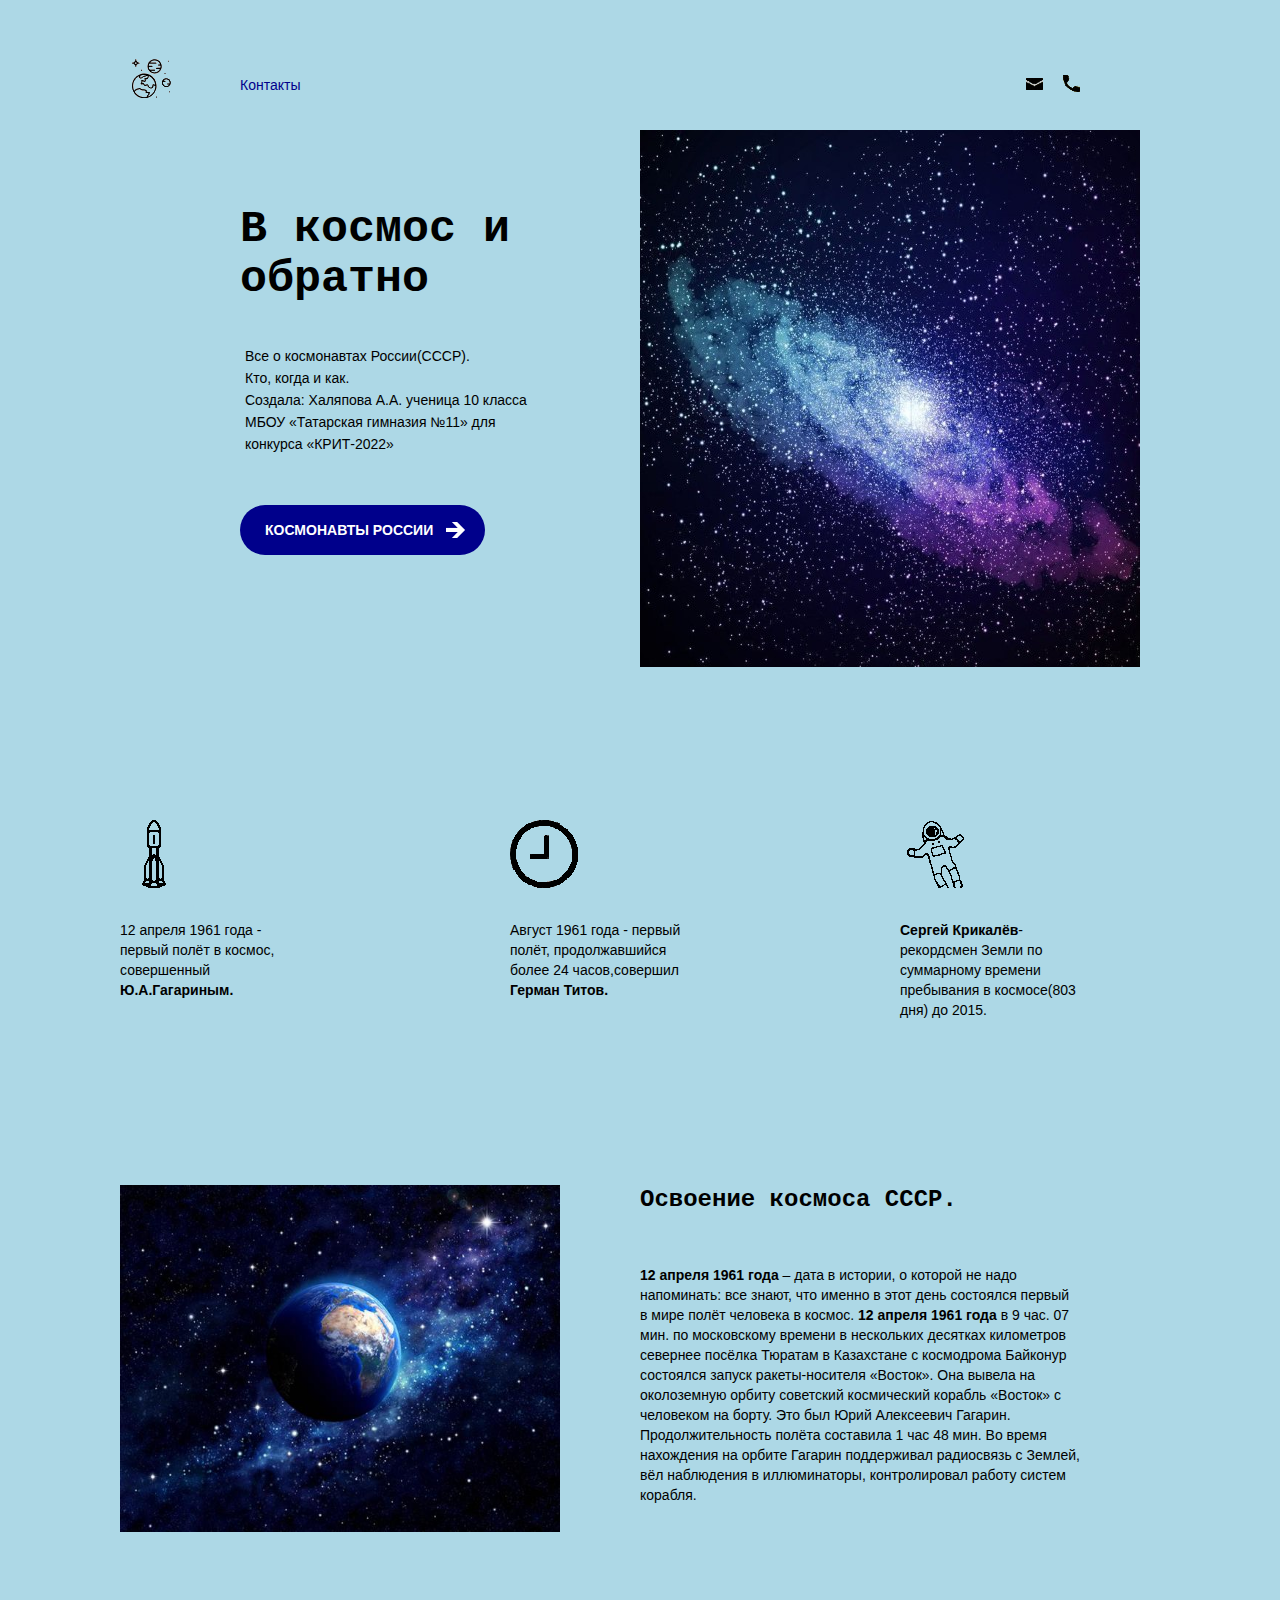
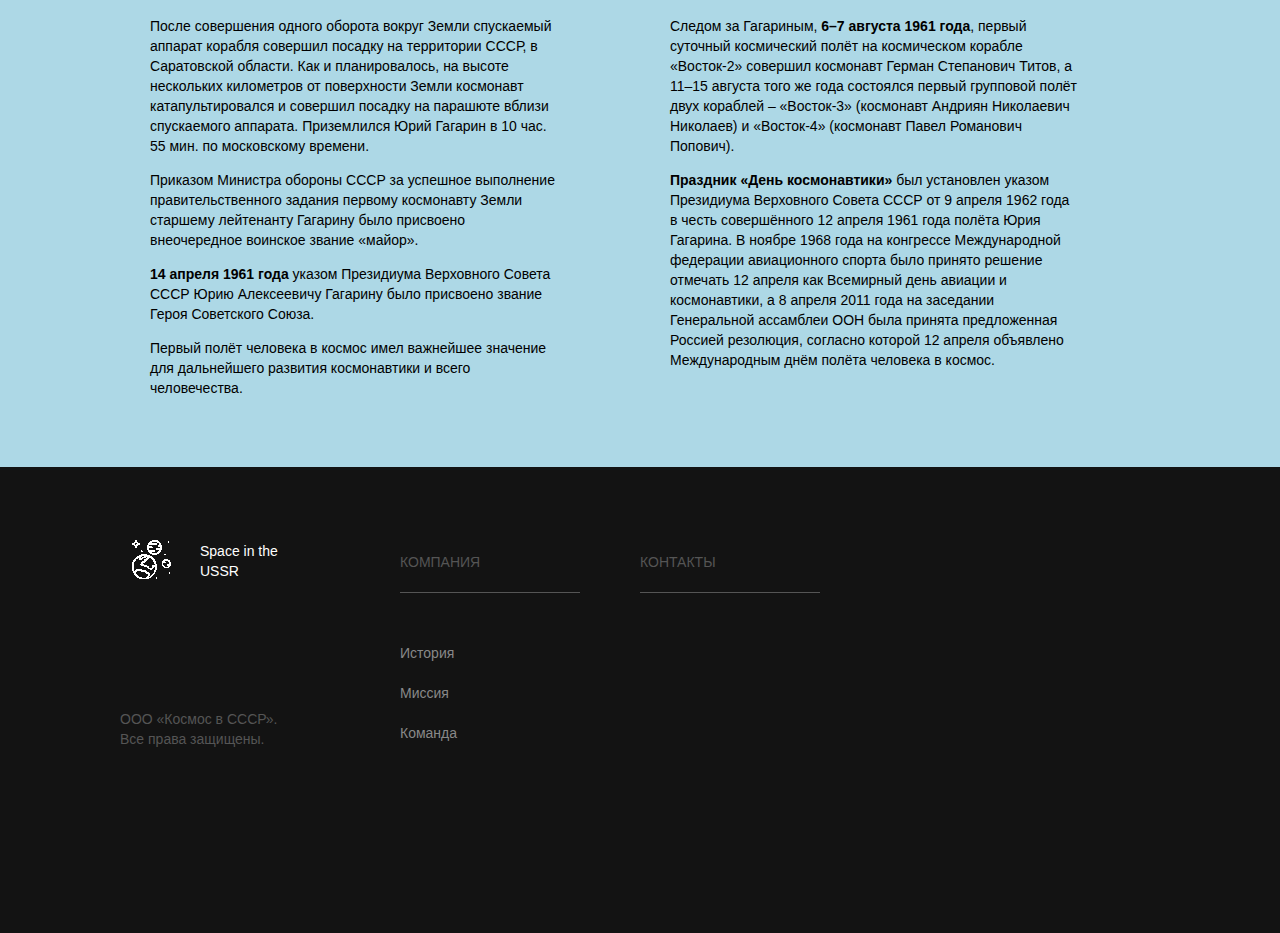
<file: index.html>
<!DOCTYPE html>
<html lang="ru">

<head>
    <meta charset="UTF-8">
    <title>Space in the USSR</title>
    <link rel="stylesheet" href="https://necolas.github.io/normalize.css/8.0.1/normalize.css">
    <link rel="stylesheet" href="css/style.css">
</head>

<body>
    <header class="site-header">
        <div class="container">
            <nav class="main-nav">
              <a class="logo">
                  <img src="img/logo2.png" alt="Space in the USSR" width="60" height="60">
              </a>
              <ul class="site-menu">
                  <li><a href="contacts.html">Контакты</a></li>
              </ul>
              <ul class="contacts-menu">
                  <li>
                      <a href="#" class="icon icon-mail" title="Написать нам">
                          <span class="visually-hidden">Написать нам</span>
                      </a>
                </li>
                  <li>
                      <a href="#" class="icon icon-phone" title="Позвонить нам">
                          <span class="visually-hidden">Позвонить нам</span>
                      </a>
                  </li>
              </ul>
            </nav>
            <section class="about-us">
                <h1> В космос и обратно</h1>
                <p>
                    Все о космонавтах России(СССР).<br>
                    Кто, когда и как.<br>
                    Создала: Халяпова А.А. ученица 10 класса МБОУ «Татарская гимназия №11» для конкурса «КРИТ-2022»
                </p>
                <a href="astronauts%20of%20the%20ussr.html" class="btn btn-yellow">Космонавты России</a>
            </section>
        </div>
    </header>

    <main>
        <section class="features">
            <div class="container">
                <h2 class="visually-hidden">Известные личности</h2>
                <ul class="features-list">
                    <li class="feature-made-in-russia">12 апреля 1961 года - первый полёт в космос, совершенный <strong>Ю.А.Гагариным.</strong></li>
                    <li class="feature-food">Август 1961 года - первый полёт, продолжавшийся более 24 часов,совершил <strong>Герман Титов.</strong></li>
                    <li class="feature-pilots"><strong>Сергей Крикалёв</strong>-рекордсмен Земли по суммарному времени пребывания в космосе(803 дня) до 2015.</li>
                </ul>
            </div>
        </section>

        <section class="moon-vacation">
            <div class="container columns-container">
                <h2 class="visually-hidden">История</h2>
                <div class="left-column">
                    <img src="img/cosmos2.jpg" alt="Космос" width="440" height="347">
                </div>
                <div class="right-column">
                    <p class="lead"><b><strong>Освоение космоса СССР.</strong></b></p>
                    <p><b>12 апреля 1961 года</b> – дата в истории, о которой не надо напоминать: все знают, что именно в этот день состоялся первый в мире полёт человека в космос. <b>12 апреля 1961 года</b> в 9 час. 07 мин. по московскому времени в нескольких десятках километров севернее посёлка Тюратам в Казахстане с космодрома Байконур состоялся запуск ракеты-носителя «Восток». Она вывела на околоземную орбиту советский космический корабль «Восток» с человеком на борту. Это был Юрий Алексеевич Гагарин. Продолжительность полёта составила 1 час 48 мин. Во время нахождения на орбите Гагарин поддерживал радиосвязь с Землей, вёл наблюдения в иллюминаторы, контролировал работу систем корабля.</p>
                    <p></p>
                    <p></p>
                </div>
            </div>
        </section>

        <section class="recommendations">
            <div class="container columns-container">
                <h2 class="visually-hidden">Продолжение</h2>
                <div class="left-column">
                    <ul class="recommendations-list">
                        <p>После совершения одного оборота вокруг Земли спускаемый аппарат корабля совершил посадку на территории СССР, в Саратовской области. Как и планировалось, на высоте нескольких километров от поверхности Земли космонавт катапультировался и совершил посадку на парашюте вблизи спускаемого аппарата. Приземлился Юрий Гагарин в 10 час. 55 мин. по московскому времени.</p>
                        <p>Приказом Министра обороны СССР за успешное выполнение правительственного задания первому космонавту Земли старшему лейтенанту Гагарину было присвоено внеочередное воинское звание «майор».</p>
                        <p><b>14 апреля 1961 года </b>указом Президиума Верховного Совета СССР Юрию Алексеевичу Гагарину было присвоено звание Героя Советского Союза.</p>
                        <p>Первый полёт человека в космос имел важнейшее значение для дальнейшего развития космонавтики и всего человечества.</p>
                        

                    </ul>
                </div>
                <div class="right-column">
                    <ul class="recommendations-list">

                        <p>Следом за Гагариным, <b>6–7 августа 1961 года</b>, первый суточный космический полёт на космическом корабле «Восток-2» совершил космонавт Герман Степанович Титов, а 11–15 августа того же года состоялся первый групповой полёт двух кораблей – «Восток-3» (космонавт Андриян Николаевич Николаев) и «Восток-4» (космонавт Павел Романович Попович).</p>

                        <p><b>Праздник «День космонавтики»</b> был установлен указом Президиума Верховного Совета СССР от 9 апреля 1962 года в честь совершённого 12 апреля 1961 года полёта Юрия Гагарина. В ноябре 1968 года на конгрессе Международной федерации авиационного спорта было принято решение отмечать 12 апреля как Всемирный день авиации и космонавтики, а 8 апреля 2011 года на заседании Генеральной ассамблеи ООН была принята предложенная Россией резолюция, согласно которой 12 апреля объявлено Международным днём полёта человека в космос.</p>
                    </ul>
                </div>
            </div>
        </section>

    </main>

    <footer class="site-footer">
        <div class="container footer-columns-container">
            <div class="left-column">
                <p class="logo-container">
                    <a class="logo"><img src="img/logo3.png" alt="Логотип Space in the USSR" width="60" height="60"></a>
                    <span class="company-title">Space in the USSR</span>
                </p>
                <p class="copyrights">
                    ООО «Космос в СССР».<br>
                    Все права защищены.
                </p>
            </div>
            <div class="right-column">
                <ul class="footer-menu">
                    <li>
                        <a class="footer-submenu-title" href="#">Компания</a>
                        <ul class="footer-submenu">
                            <li><a href="#">История</a></li>
                            <li><a href="#">Миссия</a></li>
                            <li><a href="#">Команда</a></li>
                        </ul>
                    </li>
                    <li>
                        <a class="footer-submenu-title" href="contacts.html">Контакты</a>
                          <!--
                        <ul class="footer-submenu">
                            <li><a href="#">Отправить заявку</a></li>
                            <li><a href="#">Схема проезда</a></li>
                            <li><a href="#">Время работы</a></li>
                        </ul>-->
                    </li>
                    
                </ul>
            </div>
        </div>
    </footer>
</body>

</html>
</file>
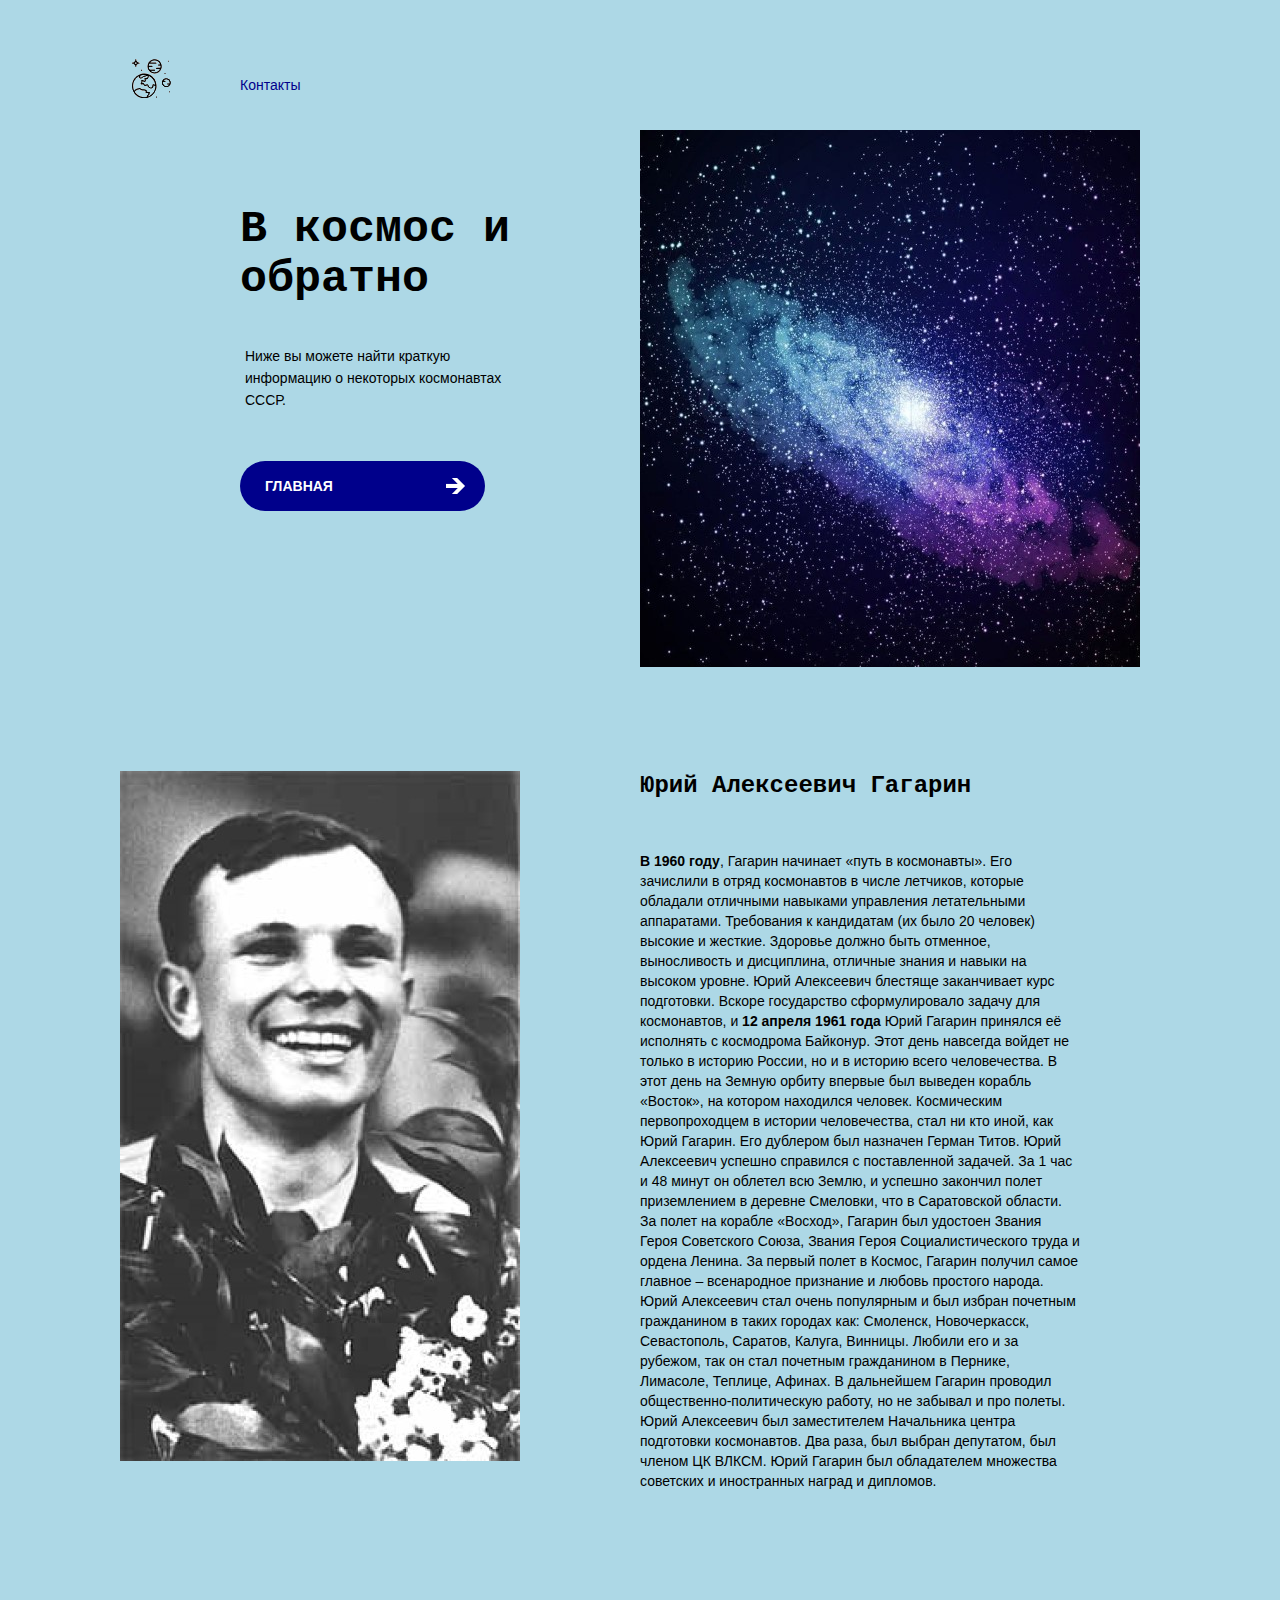
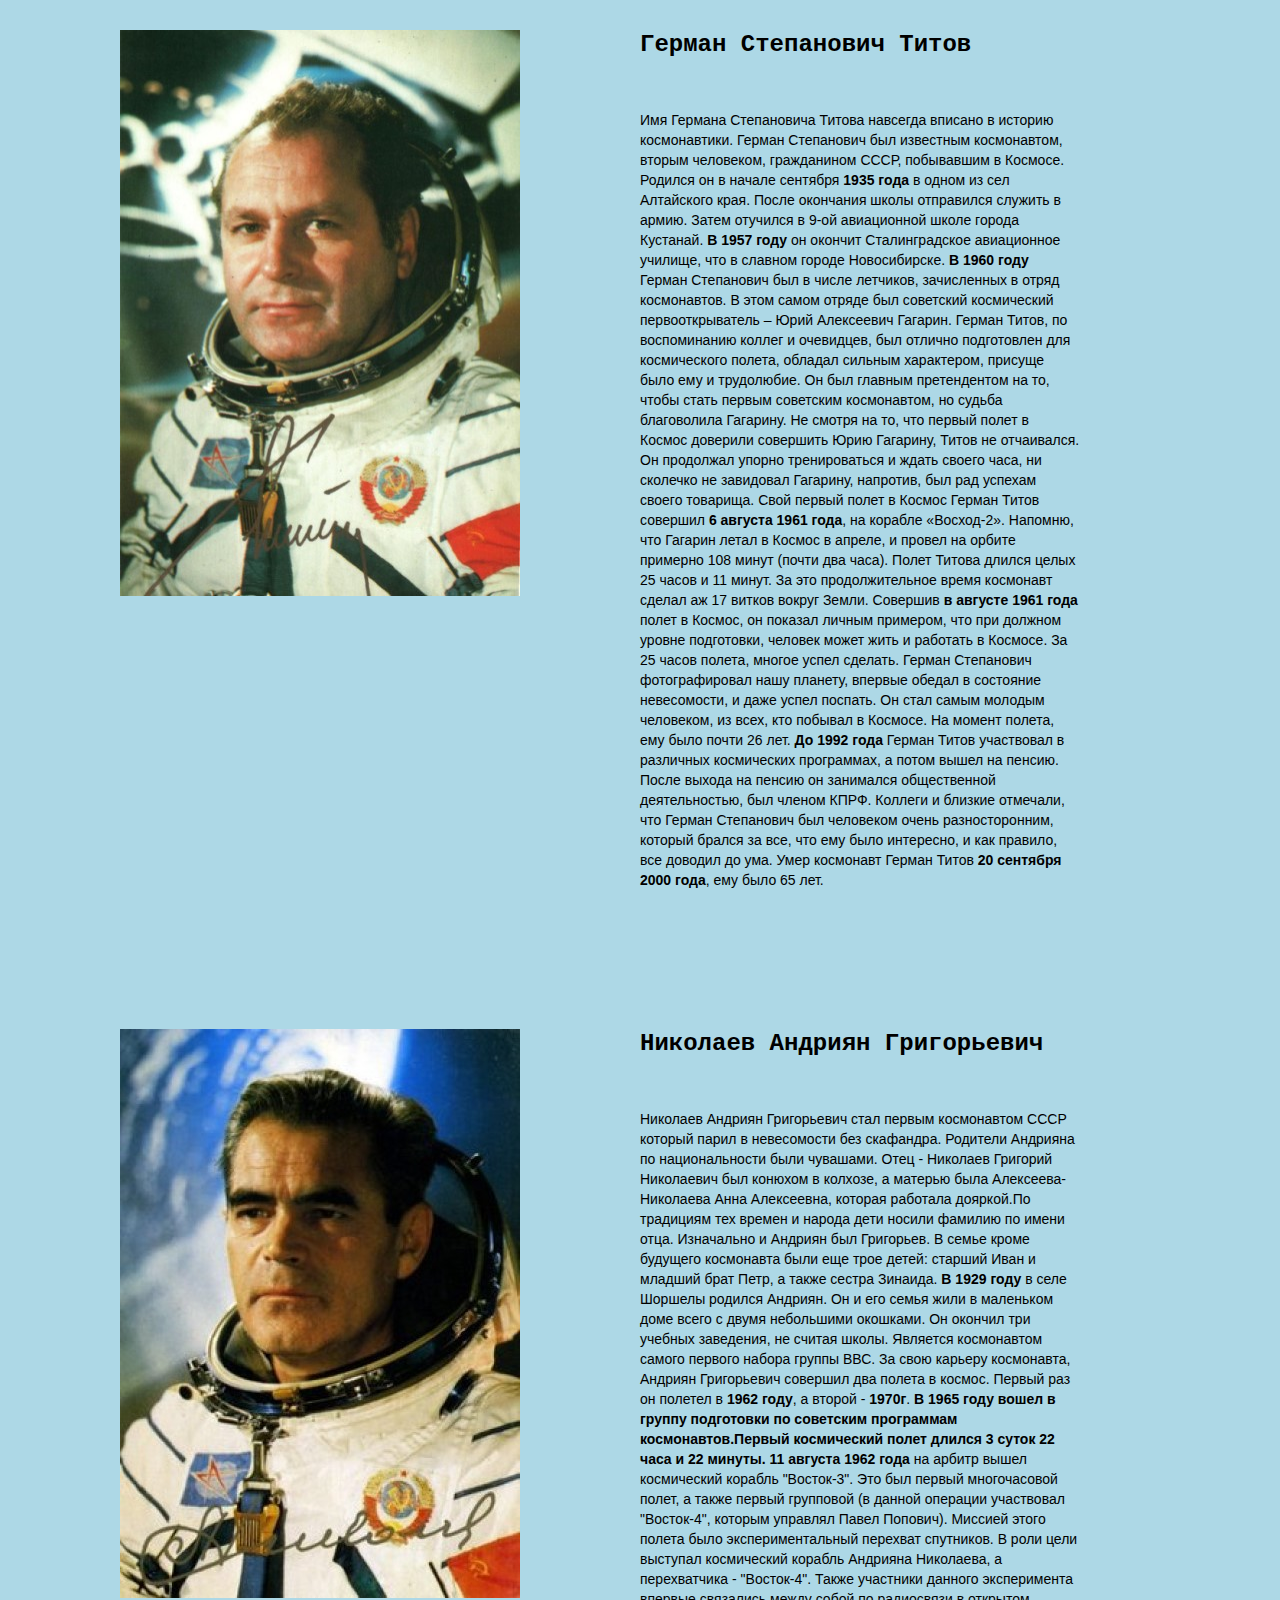
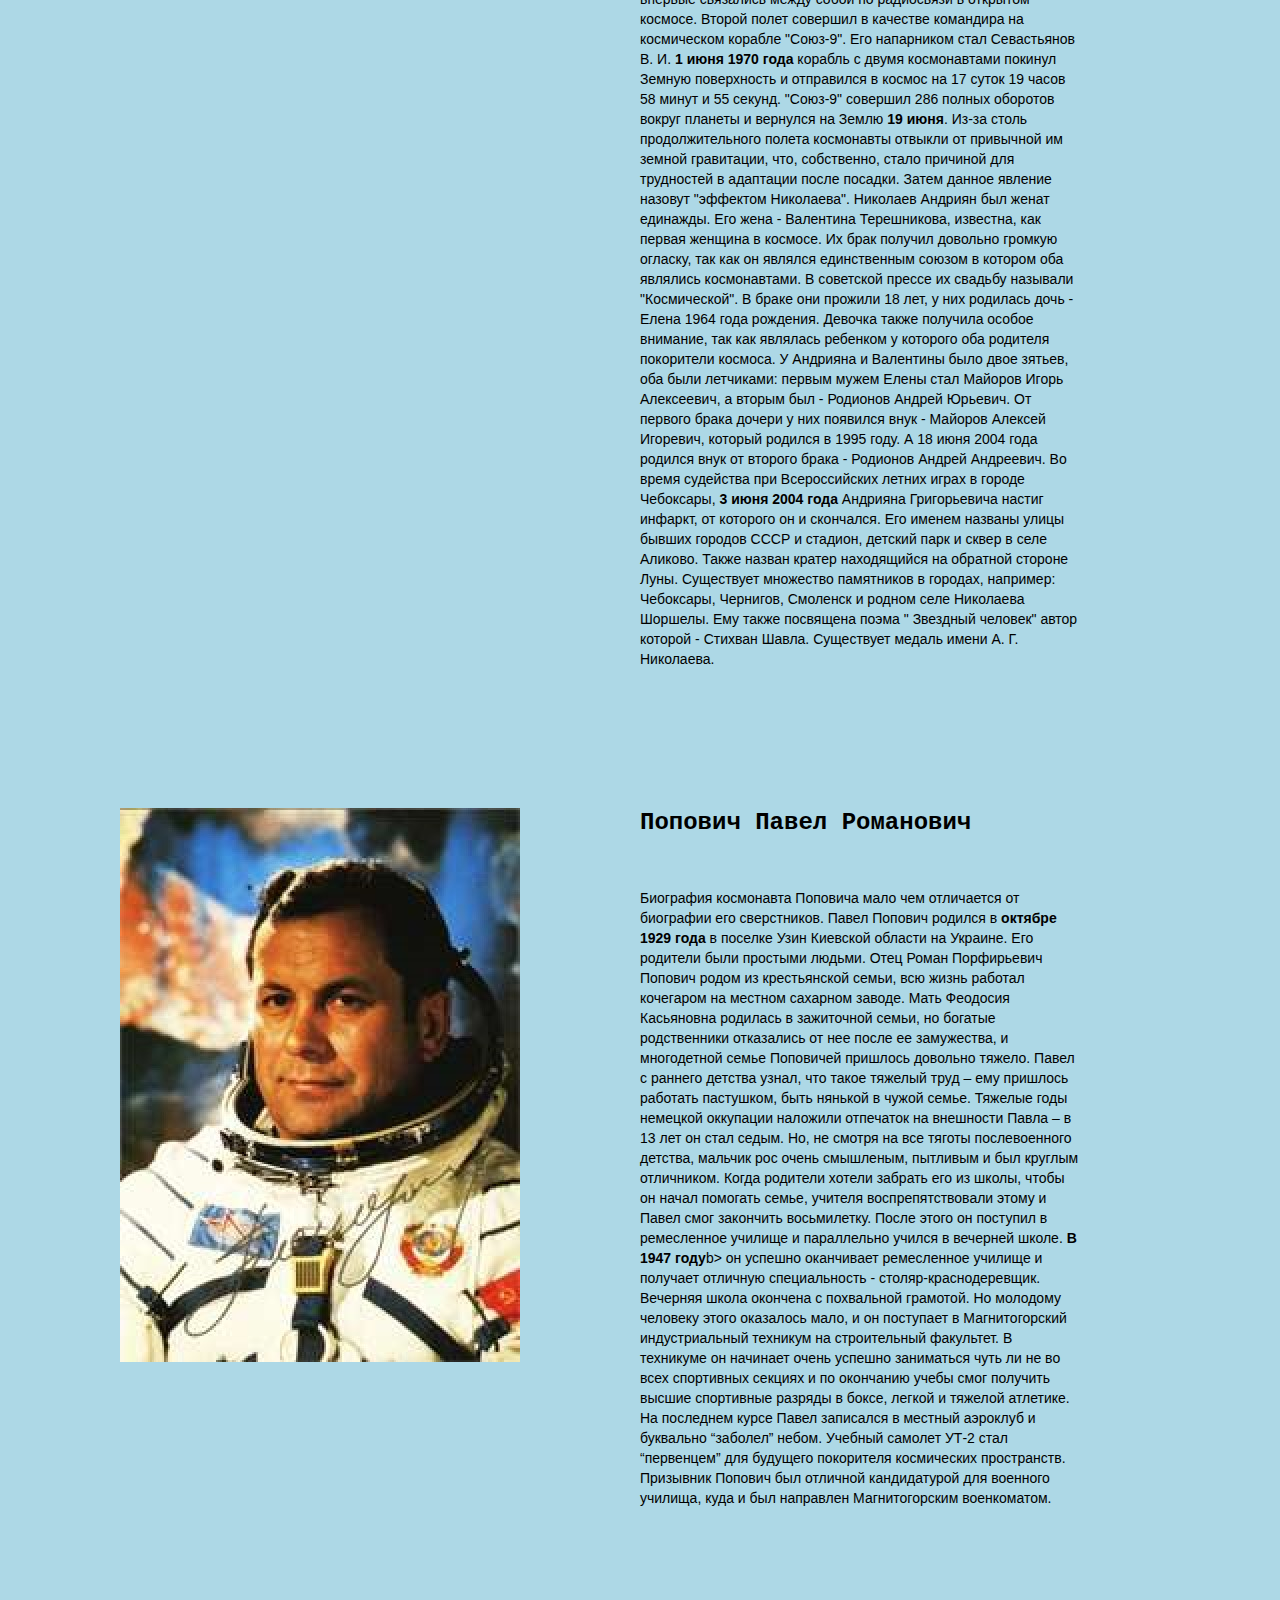
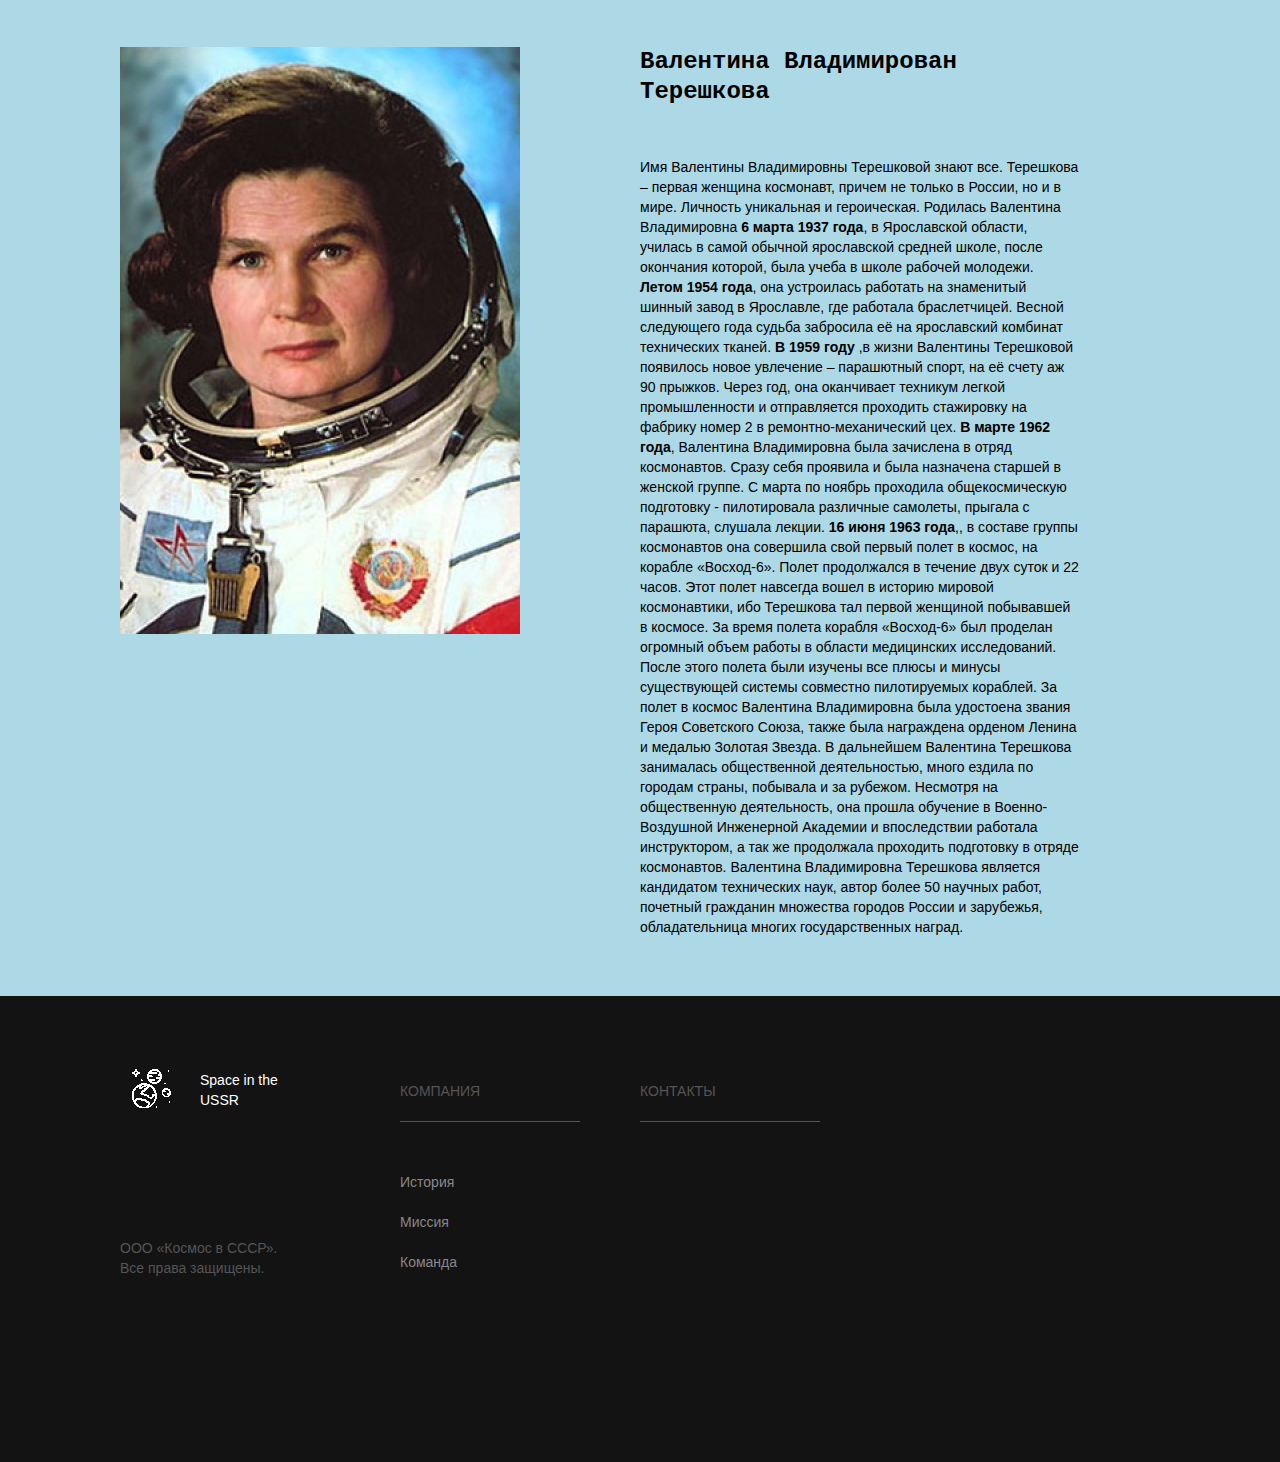
<file: astronauts of the ussr.html>
<!DOCTYPE html>
<html lang="ru">

<head>
    <meta charset="UTF-8">
    <title>Space in the USSR</title>
    <link rel="stylesheet" href="https://necolas.github.io/normalize.css/8.0.1/normalize.css">
    <link rel="stylesheet" href="css/style.css">
</head>

<body>
    <header class="site-header">
        <div class="container">
            <nav class="main-nav">
              <a class="logo">
                  <img src="img/logo2.png" alt="Space in the USSR" width="60" height="60">
              </a>
              <ul class="site-menu">
                  <li><a href="contacts.html">Контакты</a></li>
              </ul>
            </nav>
            <section class="about-us">
                <h1> В космос и обратно</h1>
                <p>
                    Ниже вы можете найти краткую информацию о некоторых космонавтах СССР.         
                </p>
                <a href="index.html" class="btn btn-yellow">Главная</a>
            </section>
        </div>
    </header>

    <main>
      <section class="moon-vacation">
            <div class="container columns-container">
                <h2 class="visually-hidden">История</h2>
                 <div class="left-column">
                    <img src="img/gagarin.jpg" alt="Космос" width="400" height="690">
                </div>
                <div class="right-column">
                    <p class="lead"><b><strong>Юрий Алексеевич Гагарин</strong></b></p>
                    <p><b>В 1960 году</b>, Гагарин начинает «путь в космонавты». Его зачислили в отряд космонавтов в числе летчиков, которые обладали отличными навыками управления летательными аппаратами. Требования к кандидатам (их было 20 человек) высокие и жесткие.

Здоровье должно быть отменное, выносливость и дисциплина, отличные знания и навыки на высоком уровне. Юрий Алексеевич блестяще заканчивает курс подготовки. Вскоре государство сформулировало задачу для космонавтов, и <b>12 апреля 1961 года</b> Юрий Гагарин принялся её исполнять с космодрома Байконур.

Этот день навсегда войдет не только в историю России, но и в историю всего человечества. В этот день на Земную орбиту впервые был выведен корабль «Восток», на котором находился человек. Космическим первопроходцем в истории человечества, стал ни кто иной, как Юрий Гагарин. Его дублером был назначен Герман Титов.

 Юрий Алексеевич успешно справился с поставленной задачей. За 1 час и 48 минут он облетел всю Землю, и успешно закончил полет приземлением в деревне Смеловки, что в Саратовской области. За полет на корабле «Восход», Гагарин был удостоен Звания Героя Советского Союза, Звания Героя Социалистического труда и ордена Ленина.

За первый полет в Космос, Гагарин получил самое главное – всенародное признание и любовь простого народа. Юрий Алексеевич стал очень популярным и был избран почетным гражданином в таких городах как: Смоленск, Новочеркасск, Севастополь, Саратов, Калуга, Винницы. Любили его и за рубежом, так он стал почетным гражданином в Пернике, Лимасоле, Теплице, Афинах.

В дальнейшем Гагарин проводил общественно-политическую работу, но не забывал и про полеты. Юрий Алексеевич был заместителем Начальника центра подготовки космонавтов. Два раза, был выбран депутатом, был членом ЦК ВЛКСМ. Юрий Гагарин был обладателем множества советских и иностранных наград и дипломов.

 </p>
                </div>
            </div>
        </section>
         <section class="moon-vacation">
            <div class="container columns-container">
                <h2 class="visually-hidden">История</h2>
                 <div class="left-column">
                    <img src="img/titof.jpg" alt="Космос" width="400" height="566">
                </div>
                <div class="right-column">
                    <p class="lead"><b><strong>Герман Степанович Титов</strong></b></p>
                    <p>Имя Германа Степановича Титова навсегда вписано в историю космонавтики. Герман Степанович был известным космонавтом, вторым человеком, гражданином СССР, побывавшим в Космосе.
Родился он в начале сентября <b>1935 года</b> в одном из сел Алтайского края. После окончания школы отправился служить в армию. Затем отучился в 9-ой авиационной школе города Кустанай.
<b>В 1957 году</b> он окончит Сталинградское авиационное училище, что в славном городе Новосибирске.
<b>В 1960 году</b> Герман Степанович был в числе летчиков, зачисленных в отряд космонавтов. В этом самом отряде был советский космический первооткрыватель – Юрий Алексеевич Гагарин.
Герман Титов, по воспоминанию коллег и очевидцев, был отлично подготовлен для космического полета, обладал сильным характером, присуще было ему и трудолюбие.
Он был главным претендентом на то, чтобы стать первым советским космонавтом, но судьба благоволила Гагарину.
Не смотря на то, что первый полет в Космос доверили совершить Юрию Гагарину, Титов не отчаивался. Он продолжал упорно тренироваться и ждать своего часа, ни сколечко не завидовал Гагарину, напротив, был рад успехам своего товарища.
Свой первый полет в Космос Герман Титов совершил <b>6 августа 1961 года</b>, на корабле «Восход-2». Напомню, что Гагарин летал в Космос в апреле, и провел на орбите примерно 108 минут (почти два часа).
Полет Титова длился целых 25 часов и 11 минут. За это продолжительное время космонавт сделал аж 17 витков вокруг Земли.
Совершив <b>в августе 1961 года</b> полет в Космос, он показал личным примером, что при должном уровне подготовки, человек может жить и работать в Космосе. За 25 часов полета, многое успел сделать.
Герман Степанович фотографировал нашу планету, впервые обедал в состояние невесомости, и даже успел поспать. Он стал самым молодым человеком, из всех, кто побывал в Космосе. На момент полета, ему  было почти 26 лет. <b>До 1992 года</b> Герман Титов участвовал в различных космических программах, а потом вышел на пенсию.  
После выхода на пенсию он занимался общественной деятельностью, был членом КПРФ. Коллеги и близкие отмечали, что Герман Степанович был человеком очень разносторонним, который брался за все, что ему было интересно, и как правило, все доводил до ума.
Умер космонавт Герман Титов <b>20 сентября 2000 года</b>, ему было 65 лет.
 </p>
                </div>
            </div>
        </section>
         <section class="moon-vacation">
            <div class="container columns-container">
                <h2 class="visually-hidden">История</h2>
                 <div class="left-column">
                    <img src="img/%D0%93%D1%80%D0%B8%D0%B3%D0%BE%D1%80%D1%8C%D0%B5%D0%B2%D0%B8%D1%87.jpg" alt="Космос" width="400" height="569">
                </div>
                <div class="right-column">
                    <p class="lead"><b><strong>Николаев Андриян Григорьевич </strong></b></p>
                    <p>Николаев Андриян Григорьевич стал первым космонавтом СССР который парил в невесомости без скафандра.
Родители Андрияна по национальности были чувашами. Отец - Николаев Григорий Николаевич был конюхом в колхозе, а матерью была Алексеева-Николаева Анна Алексеевна, которая работала дояркой.По традициям тех времен и народа дети носили фамилию по имени отца. Изначально и Андриян был Григорьев. В семье кроме будущего космонавта были еще трое детей: старший Иван и младший брат Петр, а также сестра Зинаида.
<b>В 1929 году</b> в селе Шоршелы родился Андриян. Он и его семья жили в маленьком доме всего с двумя небольшими окошками. Он окончил три учебных заведения, не считая школы. Является космонавтом самого первого набора группы ВВС.
За свою карьеру космонавта, Андриян Григорьевич совершил два полета в космос. Первый раз он полетел в <b>1962 году</b>, а второй - <b>1970г</b>. <b>В 1965 году  вошел в группу подготовки по советским программам космонавтов.Первый космический полет длился 3 суток 22 часа и 22 минуты. 11 августа 1962 года</b> на арбитр вышел космический корабль "Восток-3". Это был первый многочасовой полет, а также первый групповой (в данной операции участвовал "Восток-4", которым управлял Павел Попович). Миссией этого полета было экспериментальный перехват спутников.
В роли цели выступал космический корабль Андрияна Николаева, а перехватчика - "Восток-4". Также участники данного эксперимента впервые связались между собой по радиосвязи в открытом космосе.
Второй полет совершил в качестве командира на космическом корабле "Союз-9". Его напарником стал Севастьянов В. И.<b> 1 июня 1970 года</b> корабль с двумя космонавтами покинул Земную поверхность и отправился в космос на 17 суток 19 часов 58 минут и 55 секунд. "Союз-9" совершил 286 полных оборотов вокруг планеты и вернулся на Землю <b>19 июня</b>.
Из-за столь продолжительного полета космонавты отвыкли от привычной им земной гравитации, что, собственно, стало причиной для трудностей в адаптации после посадки. Затем данное явление назовут "эффектом Николаева".
Николаев Андриян был женат единажды. Его жена -  Валентина Терешникова, известна, как первая женщина в космосе. Их брак получил довольно громкую огласку, так как он являлся единственным союзом в котором оба  являлись космонавтами. В советской прессе их свадьбу называли "Космической". В браке они прожили 18 лет, у них родилась дочь - Елена 1964 года рождения.
Девочка также получила особое внимание, так как являлась ребенком у которого оба родителя покорители космоса. У Андрияна и Валентины было двое зятьев, оба были летчиками: первым мужем Елены стал Майоров Игорь Алексеевич, а вторым был - Родионов Андрей Юрьевич. От первого брака дочери у них появился внук - Майоров Алексей Игоревич, который родился в 1995 году. А 18 июня 2004 года родился внук от второго брака - Родионов Андрей Андреевич.
Во время судейства при Всероссийских летних играх в городе Чебоксары, <b>3 июня 2004 года</b> Андрияна Григорьевича настиг инфаркт, от которого он и скончался. Его именем названы улицы бывших городов СССР и стадион, детский парк и сквер в селе Аликово. Также назван кратер находящийся на обратной стороне Луны. Существует множество памятников в городах, например: Чебоксары, Чернигов, Смоленск и родном селе Николаева Шоршелы. Ему также посвящена поэма " Звездный человек" автор которой - Стихван Шавла. Существует медаль имени А. Г. Николаева.
 </p>
                </div>
            </div>
        </section>
         <section class="moon-vacation">
            <div class="container columns-container">
                <h2 class="visually-hidden">История</h2>
                 <div class="left-column">
                    <img src="img/popovich.jpg" alt="Космос" width="400" height="554">
                </div>
                <div class="right-column">
                    <p class="lead"><b><strong>Попович Павел Романович</strong></b></p>
                    <p>Биография космонавта Поповича мало чем отличается от биографии его сверстников. Павел Попович родился в <b>октябре 1929 года</b> в поселке Узин Киевской области на Украине. Его родители были простыми людьми.
Отец Роман Порфирьевич Попович родом из крестьянской семьи, всю жизнь работал кочегаром на местном сахарном заводе. Мать Феодосия Касьяновна родилась в зажиточной семьи, но богатые родственники отказались от нее после ее замужества, и многодетной семье Поповичей пришлось довольно тяжело.
Павел с раннего детства узнал, что такое тяжелый труд – ему пришлось работать пастушком, быть нянькой в чужой семье. Тяжелые годы немецкой оккупации наложили отпечаток на внешности Павла – в 13 лет он стал седым. Но, не смотря на все тяготы послевоенного детства, мальчик рос очень смышленым, пытливым и был круглым отличником.
                        Когда родители хотели забрать его из школы, чтобы он начал помогать семье, учителя воспрепятствовали этому и Павел смог закончить восьмилетку. После этого он поступил в ремесленное училище и параллельно учился в вечерней школе.<b> В 1947 году</b>b> он успешно оканчивает ремесленное училище и получает отличную специальность - столяр-краснодеревщик.
Вечерняя школа окончена с похвальной грамотой. Но молодому человеку этого оказалось мало, и он поступает в Магнитогорский индустриальный техникум на строительный факультет. В техникуме он начинает очень успешно заниматься чуть ли не во всех спортивных секциях и по окончанию учебы смог получить высшие спортивные разряды в боксе, легкой и тяжелой атлетике.
На последнем курсе Павел записался в местный аэроклуб и буквально “заболел” небом. Учебный самолет УТ-2 стал “первенцем” для будущего покорителя космических пространств. Призывник Попович был отличной кандидатурой для военного училища, куда и был направлен Магнитогорским военкоматом.

 
 </p>
                </div>
            </div>
        </section>
         <section class="moon-vacation">
            <div class="container columns-container">
                <h2 class="visually-hidden">История</h2>
                 <div class="left-column">
                    <img src="img/valentina.jpg" alt="Космос" width="400" height="587">
                </div>
                <div class="right-column">
                    <p class="lead"><b><strong>Валентина Владимирован Терешкова</strong></b></p>
                    <p>Имя Валентины Владимировны Терешковой знают все.
Терешкова – первая женщина космонавт, причем не только в России, но и в мире. Личность уникальная и героическая.
Родилась Валентина Владимировна <b>6 марта 1937 года</b>, в Ярославской области, училась в самой обычной ярославской средней школе, после окончания которой, была учеба в школе рабочей молодежи.
<b>Летом 1954 года</b>, она устроилась работать на знаменитый шинный завод в Ярославле, где работала браслетчицей. Весной следующего года судьба забросила её на ярославский комбинат технических тканей.
<b>В 1959 году </b>,в жизни Валентины Терешковой появилось новое увлечение – парашютный спорт, на её счету аж 90 прыжков.
Через год, она оканчивает техникум легкой промышленности и отправляется проходить стажировку на  фабрику номер 2 в ремонтно-механический цех. 
<b>В марте 1962 года</b>, Валентина Владимировна была зачислена в отряд космонавтов. Сразу себя проявила и была назначена старшей в женской группе.
С марта по ноябрь проходила общекосмическую подготовку - пилотировала различные самолеты, прыгала с парашюта, слушала лекции.
<b>16 июня 1963 года</b>,, в составе группы космонавтов она совершила свой первый полет в космос, на корабле «Восход-6». Полет продолжался в течение  двух суток и 22 часов. Этот полет навсегда вошел в историю мировой космонавтики, ибо Терешкова тал первой женщиной побывавшей в космосе.
За время полета корабля «Восход-6» был проделан огромный объем работы в области медицинских исследований.  После этого полета были изучены все плюсы и минусы существующей системы совместно пилотируемых кораблей.     
За полет в космос Валентина Владимировна была удостоена звания Героя Советского Союза, также была награждена орденом Ленина и медалью Золотая Звезда. В дальнейшем Валентина Терешкова занималась общественной деятельностью, много ездила по городам страны, побывала и за рубежом.
Несмотря на общественную деятельность, она прошла обучение в Военно-Воздушной Инженерной Академии и впоследствии работала инструктором, а так же продолжала проходить подготовку в отряде космонавтов.
Валентина Владимировна Терешкова является кандидатом технических наук, автор более 50 научных работ, почетный гражданин множества городов России и зарубежья, обладательница многих государственных наград.

 </p>
                </div>
            </div>
        </section>
        

    </main>

    <footer class="site-footer">
        <div class="container footer-columns-container">
            <div class="left-column">
                <p class="logo-container">
                    <a class="logo"><img src="img/logo3.png" alt="Логотип Space in the USSR" width="60" height="60"></a>
                    <span class="company-title">Space in the USSR</span>
                </p>
                <p class="copyrights">
                    ООО «Космос в СССР».<br>
                    Все права защищены.
                </p>
            </div>
            <div class="right-column">
                <ul class="footer-menu">
                    <li>
                        <a class="footer-submenu-title" href="#">Компания</a>
                        <ul class="footer-submenu">
                            <li><a href="#">История</a></li>
                            <li><a href="#">Миссия</a></li>
                            <li><a href="#">Команда</a></li>
                        </ul>
                    </li>
                    <li>
                        <a class="footer-submenu-title" href="contacts.html">Контакты</a>
                          <!--
                        <ul class="footer-submenu">
                            <li><a href="#">Отправить заявку</a></li>
                            <li><a href="#">Схема проезда</a></li>
                            <li><a href="#">Время работы</a></li>
                        </ul>-->
                    </li>
                    
                </ul>
            </div>
        </div>
    </footer>
</body>

</html>
</file>
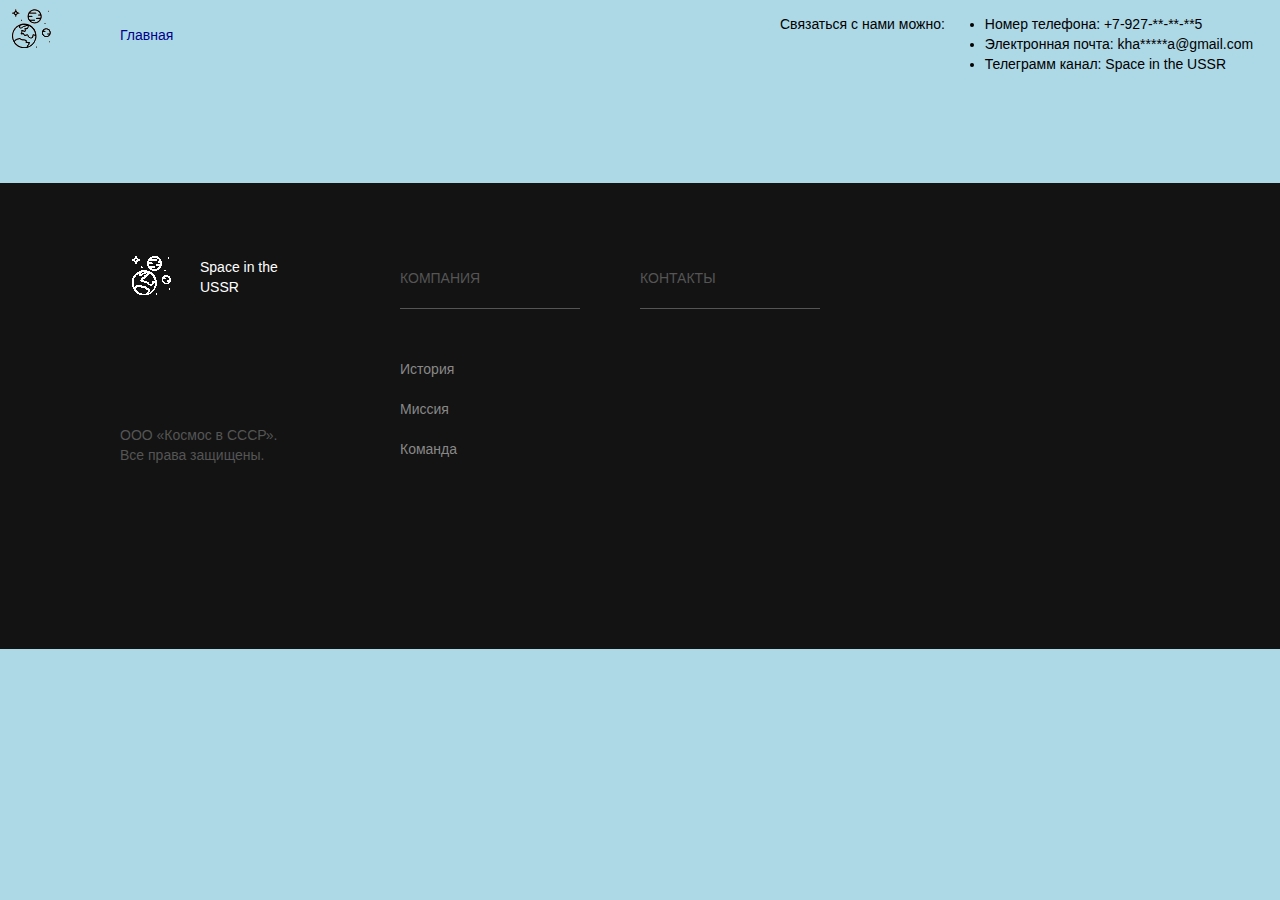
<file: contacts.html>
<!DOCTYPE html>
<html lang="ru">

<head>
    <meta charset="UTF-8">
    <title>Space in the USSR</title>
    <link rel="stylesheet" href="https://necolas.github.io/normalize.css/8.0.1/normalize.css">
    <link rel="stylesheet" href="css/style.css">
</head>

<body>
    <header class="site-header">
      
            <nav class="main-nav">
              <a class="logo">
                  <img src="img/logo2.png" alt="Space in the USSR" width="60" height="60">
              </a>
                 <ul class="site-menu">
                  <li><a href="index.html">Главная</a></li>
              </ul>
               
            <p>Связаться с нами можно:</p>
          <ul>
            <li>Номер телефона: +7-927-**-**-**5</li>   
            <li>Электронная почта: kha*****a@gmail.com </li>  
            <li>Телеграмм канал: Space in the USSR</li>    
          </ul>
        </nav>
    </header>    
               
    <footer class="site-footer">
        <div class="container footer-columns-container">
            <div class="left-column">
                <p class="logo-container">
                    <a class="logo"><img src="img/logo3.png" alt="Логотип Space in the USSR" width="60" height="60"></a>
                    <span class="company-title">Space in the USSR</span>
                </p>
                <p class="copyrights">
                    ООО «Космос в СССР».<br>
                    Все права защищены.
                </p>
            </div>
            <div class="right-column">
                <ul class="footer-menu">
                    <li>
                        <a class="footer-submenu-title" href="#">Компания</a>
                        <ul class="footer-submenu">
                            <li><a href="#">История</a></li>
                            <li><a href="#">Миссия</a></li>
                            <li><a href="#">Команда</a></li>
                        </ul>
                    </li>
                    <li>
                        <a class="footer-submenu-title" href="#">Контакты</a>
                          <!--
                        <ul class="footer-submenu">
                            <li><a href="#">Отправить заявку</a></li>
                            <li><a href="#">Схема проезда</a></li>
                            <li><a href="#">Время работы</a></li>
                        </ul>-->
                    </li>
                    
                </ul>
            </div>
        </div>
    </footer>
</body>

</html>
</file>
<file: css/style.css>
{
    outline: 1px solid lightblue;
}
body {
  margin: 0;
  padding: 0;

  font-size: 14px;
  line-height: 20px;
  font-family: Verdana, sans-serif;
  color: #000000;

  background-color: lightblue;
}

.container {
  width: 1040px;
  margin: 0 auto;
  padding: 0;
}

.visually-hidden {
  position: absolute;
  width: 1px;
  height: 1px;
  margin: -1px;
  padding: 0;

  border: 0;
  clip: rect(0 0 0 0);
  overflow: hidden;
}

.site-header {
  color: black;

  background-color: lightblue;
}

.site-header .container {
  min-height: 400px;
  padding-top: 50px;
  padding-bottom: 180px;

  background-image: url("../img/cosmos.jpeg");
  background-repeat: no-repeat;
  background-position: 520px 130px;
}

.main-nav {
  display: flex;
  margin-bottom: 95px;
}

.logo {
  width: 60px;
  height: 60px;
  margin-right: 60px;
}

.site-menu {
  display: flex;
  flex-wrap: wrap;
  width: 660px;
  margin: 0;
  margin-top: 25px;
  padding: 0;

  list-style: none;
}

.site-menu a {
  display: block;
  margin-right: 40px;

  font-size: 14px;
  text-decoration: none;
  color: darkblue;
}

.site-menu a:hover {
  color: white;
}

.site-menu a:active {
  color: #ccc;
}


.contacts-menu {
  display: flex;
  flex-wrap: wrap;
  max-width: 180px;
  margin: 0;
  margin-top: 25px;
  margin-left: auto;
  margin-right: 80px;
  padding: 0;

  list-style: none;
}

.contacts-menu li {
  margin-left: 20px;
}


.contacts-menu a:hover {
  opacity: 0.8;
}

.contacts-menu a:active {
  opacity: 0.4;
}


.contacts-menu .icon {
  display: block;
  width: 17px;
  height: 17px;
}

.contacts-menu .icon-mail {
  background-image: url(../img/mail-icon.png);
  background-repeat: no-repeat;
  background-position: 0 50%;
}

.contacts-menu .icon-phone {
  background-image: url(../img/phone-icon.png);
  background-repeat: no-repeat;
  background-position: 0 50%;
}

.about-us {
  width: 300px;
  padding-left: 120px;
}

.about-us h1 {
  margin: 0;
  margin-bottom: 40px;
  padding: 0;

  font-size: 45px;
  line-height: 50px;
  font-family: "Courier New", monospace;
  color: #000000;
}

.about-us p {
  margin: 0;
  margin-bottom: 50px;
  padding-left: 5px;

  font-size: 14px;
  line-height: 22px;
  color: #000000;
}

.btn {
  position: relative;

  display: inline-block;
  width: 195px;
  padding: 0 25px;

  font-weight: bold;
  font-size: 14px;
  line-height: 50px;
  text-decoration: none;
  text-transform: uppercase;
  vertical-align: top;
  color: white;

  cursor: pointer;
  border: none;
  border-radius: 50px;
}


.btn::after {
  content: "";

  position: absolute;
  right: 20px;
  top: 17px;

  width: 19px;
  height: 16px;

  background-image: url(../img/right-arrow-white.png);
  background-repeat: no-repeat;
  background-position: 0 0;
}


.btn-yellow {
  background-color: darkblue;
}


.btn-yellow:hover {
  background-color: lightblue;
}

.btn-yellow:active {
  background-color:darkblue;
}


.btn-grey {
  width: 215px;

  color: white;

  background-color: #222222 ;

}


.btn-grey::after {
  background-image: url(../img/right-arrow-white.png);
}

.btn-grey:hover {
  background-color: #676767;
}

.btn-grey:active {
  background-color: #ccc;
}


.features {
  padding: 85px 0;

  background-color: lightblue;

  color: lightblue;
}

.features-list {
  display: flex;
  justify-content: space-between;
  flex-wrap: wrap;

  margin: 0;
  padding: 0;

  list-style: none;
}

.features-list li {
  position: relative;

  width: 180px;
  margin-right: 80px;
  padding-top: 100px;

  font-size: 14px;
  line-height: 20px;
  color: black;
}


.features-list li::after {
  content: "";

  position: absolute;
  top: 0;
  left: 0;

  width: 68px;
  height: 68px;
}

.feature-made-in-russia::after {
  background-image: url(../img/advantage-icon-1.png);
}

.feature-food::after {
  background-image: url(../img/clock.png);
}

.feature-pilots::after {
  background-image: url(../img/advantage-icon-3.png);
}

.columns-container {
  display: flex;
}

.columns-container .left-column {
  width: 440px;
  margin-right: 80px;
}

.columns-container .right-column {
  width: 440px;
}

.moon-vacation {
  padding-top: 80px;
  padding-bottom: 45px;
}

.moon-vacation .lead {
  margin-top: 0;
  margin-bottom: 50px;

  font-weight: bold;
  font-size: 24px;
  line-height: 30px;
  font-family: "Courier New", monospace;
}

.recommendations {
  padding-top: 20px;
  padding-bottom: 55px;
}

.recommendations h3 {
  margin-top: 0;
  margin-bottom: 35px;
  
  font-weight: bold;
  font-size: 24px;
  line-height: 30px;
  font-family: "Courier New", monospace;
}

.recommendations-list {
  margin: 0;
  padding: 0;
  padding-left: 30px;

  list-style: none;
}

.recommendations-list li {
  position: relative;

  margin-bottom: 20px;
}

.recommendations-list li::before {
  content: "";

  position: absolute;
  left: -25px;
  top: 5px;

  width: 8px;
  height: 8px;

  border-radius: 50%;
  background-color: lightblue;
}


.site-footer {
  padding-top: 50px;
  padding-bottom: 170px;


  color: #ffffff;

  background-color: #131313;

}


.footer-columns-container {
  display: flex;
}

.footer-columns-container .left-column {
  display: flex;
  flex-direction: column;
  width: 180px;
  margin-right: 100px;
}

.footer-columns-container .right-column {
  width: 720px;
  padding-top: 35px;
}

.logo-container {
  display: flex;
  align-items: center;
  padding: 0;
}

.logo-container .logo {
  margin-left: 0;
  margin-right: 20px;
}

.logo-container p {
  font-size: 14px;
}

.copyrights {
  margin-top: auto;

  color: #555555;

}

.footer-menu {
  display: flex;

  margin: 0;
  padding: 0;

  list-style: none;
}

.footer-menu > li {
  width: 180px;
  margin-right: 60px;
}

.footer-submenu-title {
  display: block;
  margin-bottom: 50px;
  padding-bottom: 20px;


  font-size: 14px;
  color: #555555;
  text-transform: uppercase;
  text-decoration: none;

  border-bottom: 1px solid #555555;

}

.footer-submenu {
  margin: 0;
  padding: 0;

  list-style: none;
}

.footer-submenu > li {
  margin-bottom: 20px;
}

.footer-submenu a {
  text-decoration: none;
 color: #888888;
}


    .footer-nav a:hover {
      color: white;
    }

    .footer-nav a:active {
      color: #ccc;
    }
</file>
